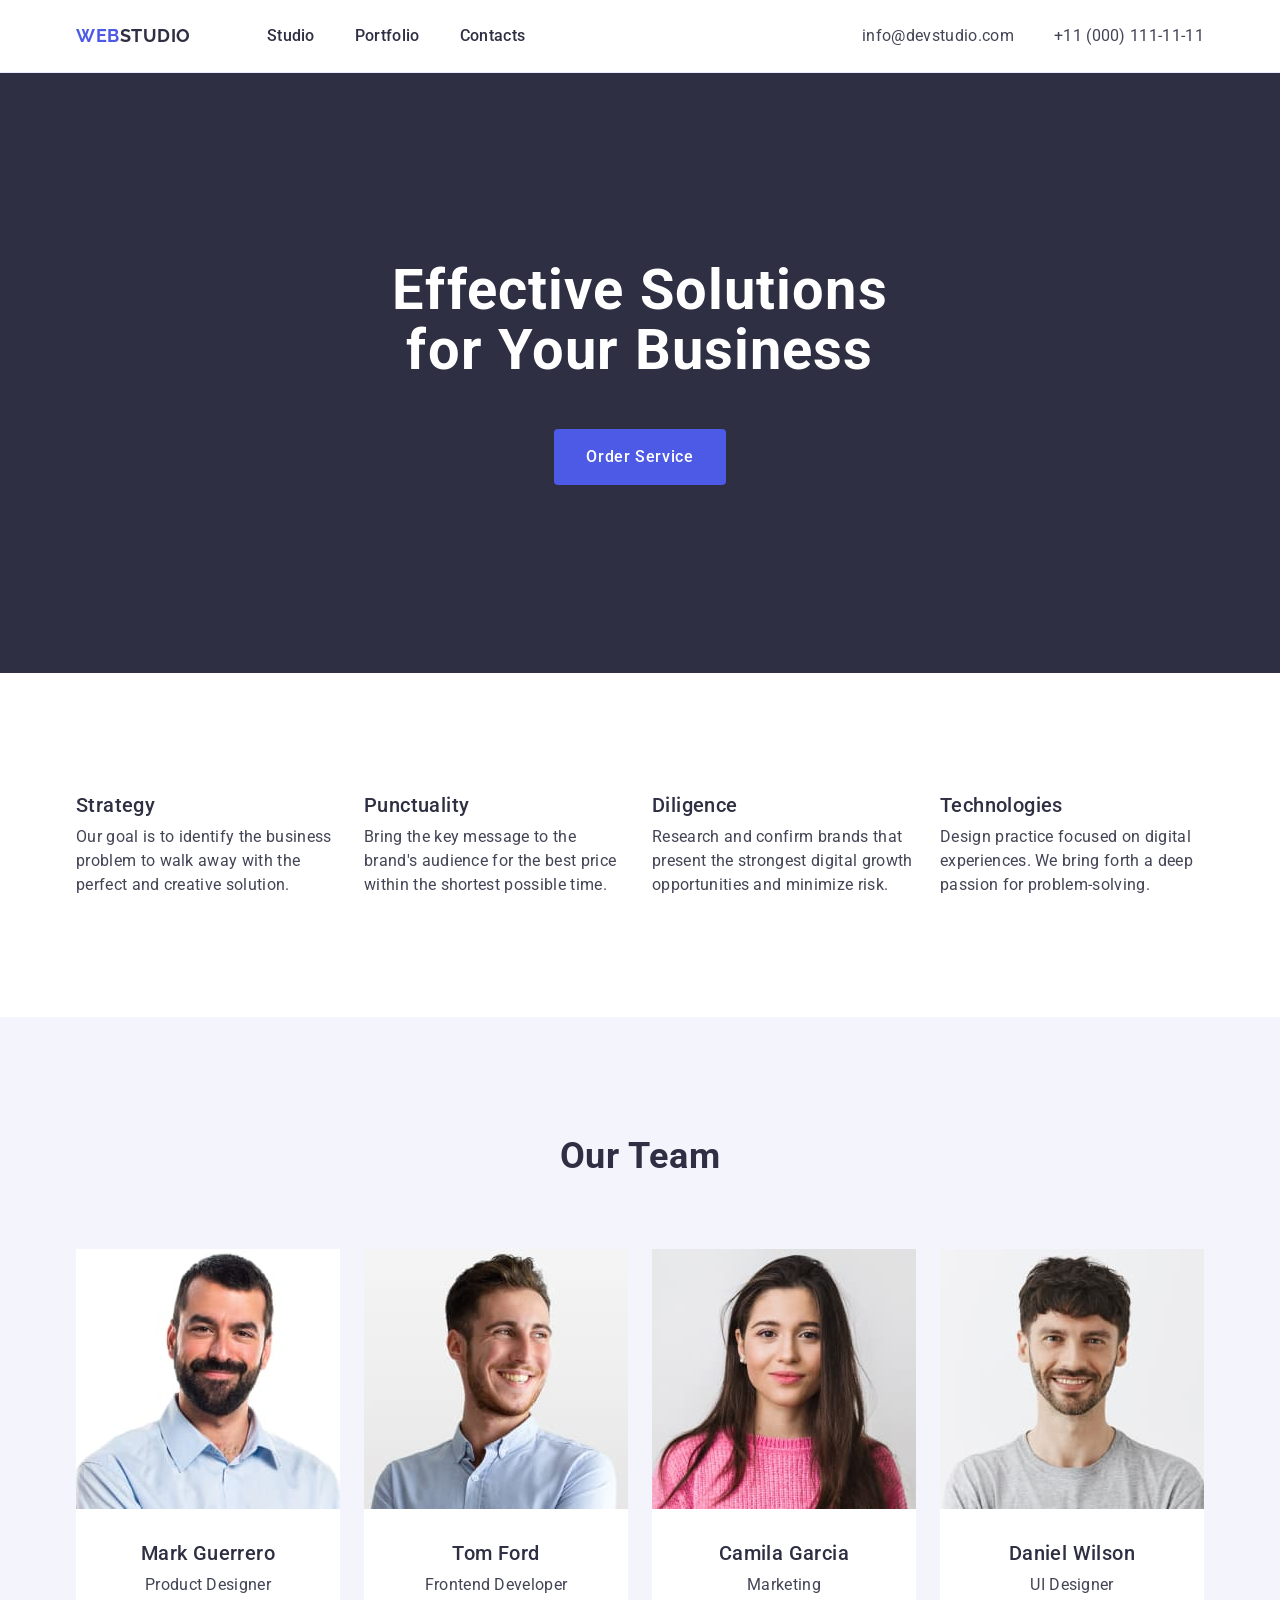
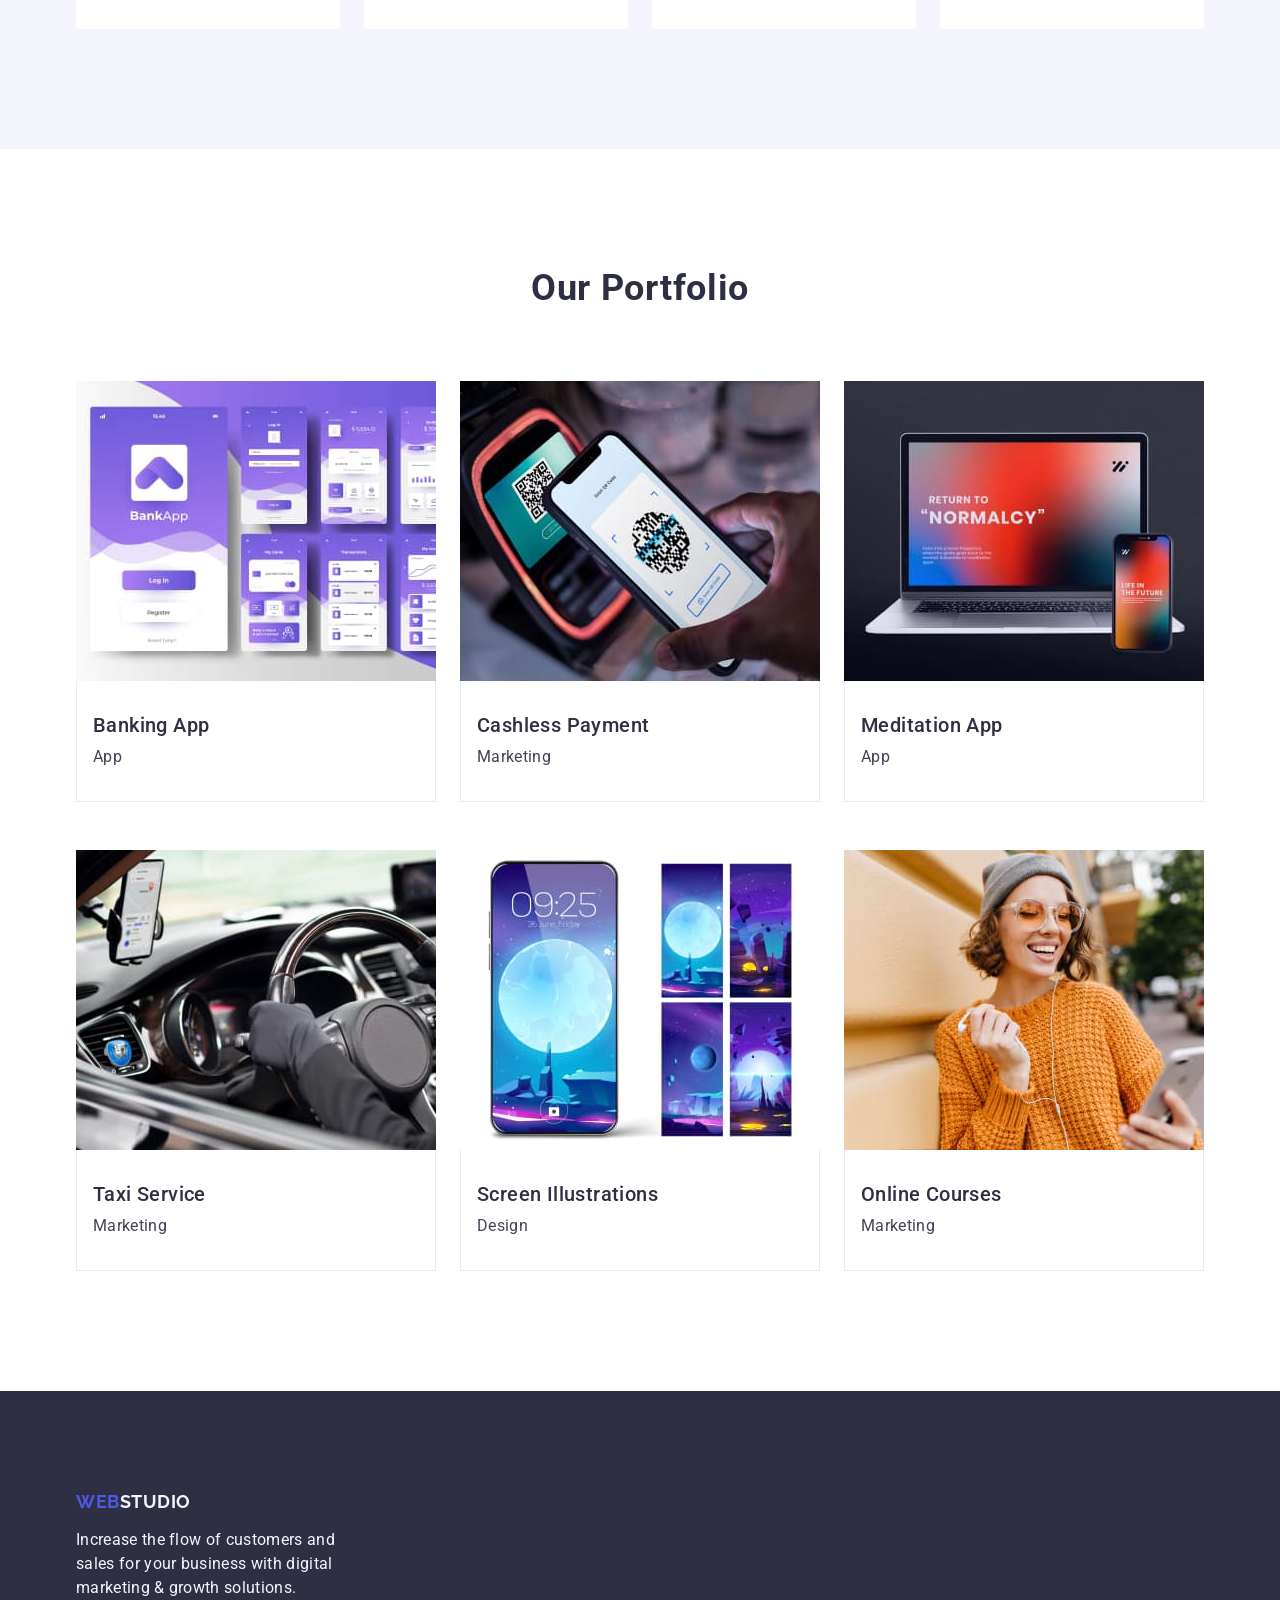
<file: index.html>
<!DOCTYPE html>
<html lang="en">
<head>
  <meta charset="UTF-8">
  <meta name="viewport" content="width=device-width, initial-scale=1.0">
  <title>Web Studio</title>
  <link rel="preconnect" href="https://fonts.googleapis.com">
  <link rel="preconnect" href="https://fonts.gstatic.com" crossorigin>
  <link href="https://fonts.googleapis.com/css2?family=Raleway:wght@700&family=Roboto:wght@400;500;700&display=swap" rel="stylesheet">
  <link rel="stylesheet" href="https://cdnjs.cloudflare.com/ajax/libs/modern-normalize/2.0.0/modern-normalize.min.css">

  <link rel="stylesheet" href="./css/styles.css">
</head>
<body>

  <!-- Початок секції header -->
  <header class="header">
    <div class="container header-container">
      <nav class="header-nav">
      <a class="header-logo" href="./index.html">Web<span class="header-logo-studio">Studio</span></a>
        <ul class="header-list">
          <li class="header-item"><a class="header-link" href="./index.html">Studio</a></li>
          <li class="header-item"><a class="header-link" href="">Portfolio</a></li>
          <li class="header-item"><a class="header-link" href="">Contacts</a></li>
        </ul>
      </nav>
      <address class="header-address">
        <ul class="header-address-list">
          <li class="header-address-item"><a class="header-address-link" href="mailto:info@devstudio.com">info@devstudio.com</a></li>
          <li class="header-address-item"><a class="header-address-link" href="tel:+110001111111">+11 (000) 111-11-11</a></li>
        </ul>
      </address>
    </div>
  </header>

  <!-- main -->
  <main>
    <!-- Початок секції hero -->
    <section class="hero">
     <div class="container">
        <h1 class="hero-title">Effective Solutions
          for Your Business</h1>
        <button class="hero-btn" type="button">Order Service</button>
     </div>
    </section>

    <!-- Початок секції Advantages -->
    <section class="advantages">
<div class="container">
        <h2 class="advantages-title visually-hidden">Advantages</h2>
        <Ul class="advantages-list">
          <li class="advantages-item">
            <h3 class="advantages-subtitle">Strategy</h3>
            <p class="advantages-text">Our goal is to identify the business problem to walk away with the perfect and creative solution. </p>
          </li>
          <li class="advantages-item">
            <h3 class="advantages-subtitle">Punctuality</h3>
            <p class="advantages-text">Bring the key message to the brand's audience for the best price within the shortest possible time.</p>
          </li>
          <li class="advantages-item">
            <h3 class="advantages-subtitle">Diligence</h3>
            <p class="advantages-text">Research and confirm brands that present the strongest digital growth opportunities and minimize risk.</p>
          </li>
          <li class="advantages-item">
            <h3 class="advantages-subtitle">Technologies</h3>
            <p class="advantages-text">Design practice focused on digital experiences. We bring forth a deep passion for problem-solving.</p>
          </li>
        </Ul>
</div>
    </section>

    <!-- Початок секції Team -->
    <section class="team">
<div class="container">
        <h2 class="team-title">Our Team</h2>
        <ul class="team-list">
          <li class="team-item">
            <img class="team-img" src="./images/img1.jpg" alt="Mark Guerrero photo" width="264" height="260">
            <div class="about-member">
              <h3 class="team-subtitle">Mark Guerrero</h3>
              <p class="team-text">Product Designer</p>
            </div>
          </li>
          <li class="team-item">
            <img class="team-img" src="./images/img2.jpg" alt="Tom Ford photo" width="264" height="260">
            <div class="about-member">
              <h3 class="team-subtitle">Tom Ford</h3>
              <p class="team-text">Frontend Developer</p>
            </div>
          </li>
          <li class="team-item">
            <img class="team-img" src="./images/img3.jpg" alt="Camila Garcia photo" width="264" height="260">
            <div class="about-member">
              <h3 class="team-subtitle">Camila Garcia</h3>
              <p class="team-text">Marketing</p>
            </div>
          </li>
          <li class="team-item">
            <img class="team-img" src="./images/img4.jpg" alt="Daniel Wilson photo" width="264" height="260">
            <div class="about-member">
              <h3 class="team-subtitle">Daniel Wilson</h3>
              <p class="team-text">UI Designer</p>
            </div>
          </li>
        </ul>
</div>
    </section>

    <!-- Початок секції Портфоліо -->
     <Section class="portfolio">
<div class="container">
        <h2 class="portfolio-title">Our Portfolio</h2>
        <ul class="portfolio-list">
          <li class="portfolio-item">
            <img class="Portfolio-img" src="./images/card1.jpg" alt="Banking App" width="360" height="300">
            <div class="about-app">
              <h3 class="portfolio-subtitle">Banking App</h3>
              <p class="portfolio-text">App</p>
            </div>
          </li>
          <li class="portfolio-item">
            <img class="Portfolio-img" src="./images/card2.jpg" alt="Terminal and smartphone" width="360" height="300">
            <div class="about-app">
              <h3 class="portfolio-subtitle">Cashless Payment</h3>
              <p class="portfolio-text">Marketing</p>
            </div>
          </li>
          <li class="portfolio-item">
            <img class="Portfolio-img" src="./images/card3.jpg" alt="macbook" width="360" height="300">
            <div class="about-app">
              <h3 class="portfolio-subtitle">Meditation App</h3>
              <p class="portfolio-text">App</p>
            </div>
          </li>
          <li class="portfolio-item">
            <img class="Portfolio-img" src="./images/card4.jpg" alt="Taxi" width="360" height="300">
            <div class="about-app">
              <h3 class="portfolio-subtitle">Taxi Service</h3>
              <p class="portfolio-text">Marketing</p>
            </div>
          </li>
          <li class="portfolio-item">
            <img class="Portfolio-img" src="./images/card5.jpg" alt="Screen Illustrations" width="360" height="300">
            <div class="about-app">
              <h3 class="portfolio-subtitle">Screen Illustrations</h3>
              <p class="portfolio-text">Design</p>
            </div>
          </li>
          <li class="portfolio-item">
            <img class="Portfolio-img" src="./images/card6.jpg" alt="Girl with iphone" width="360" height="300">
            <div class="about-app">
              <h3 class="portfolio-subtitle">Online Courses</h3>
              <p class="portfolio-text">Marketing</p>
            </div>
          </li>
        </ul>
</div>
     </Section>
  </main>
  <footer class="footer">
<div class="container ">
      <a class="footer-link" href="./index.html">Web<span class="footer-logo-studio">Studio</span></a>
      <p class="footer-text">
        Increase the flow of customers and sales for your business with digital marketing & growth solutions.
      </p>
</div>
  </footer>
</body>
</html>
</file>
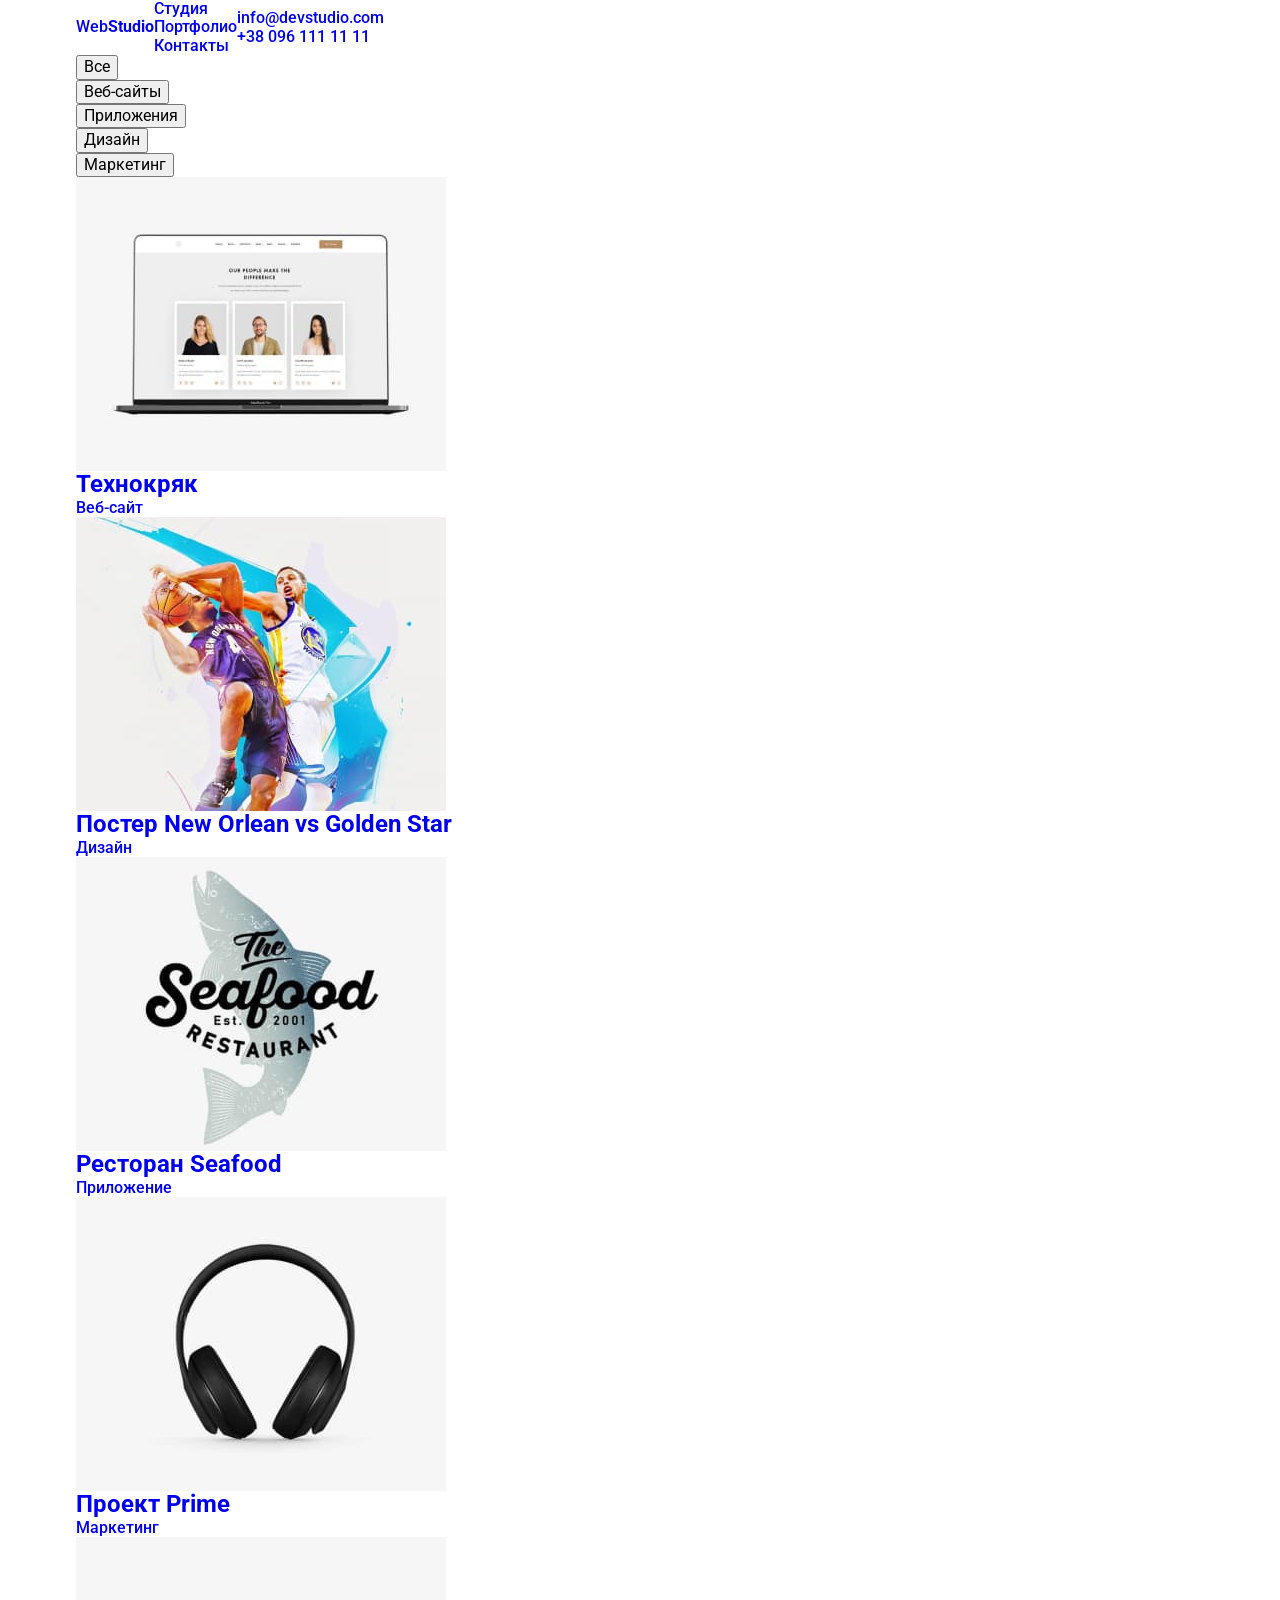
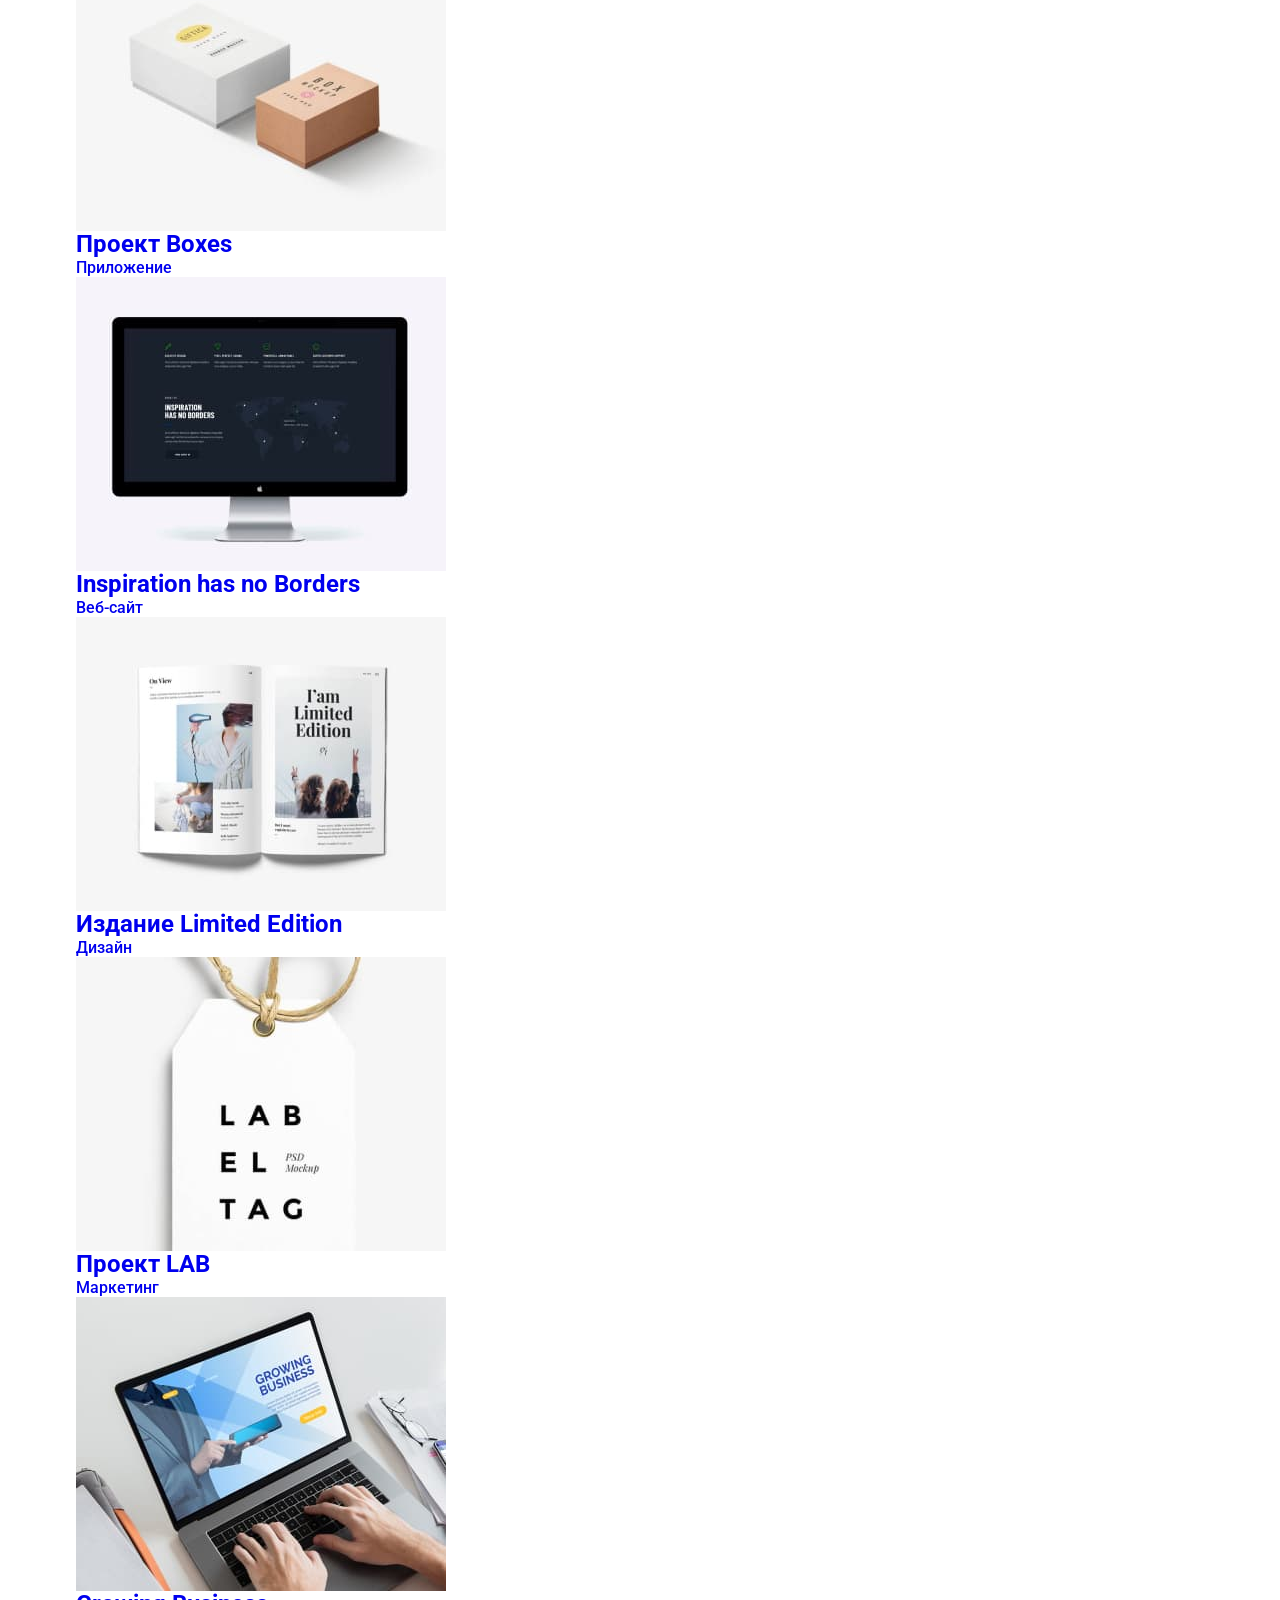
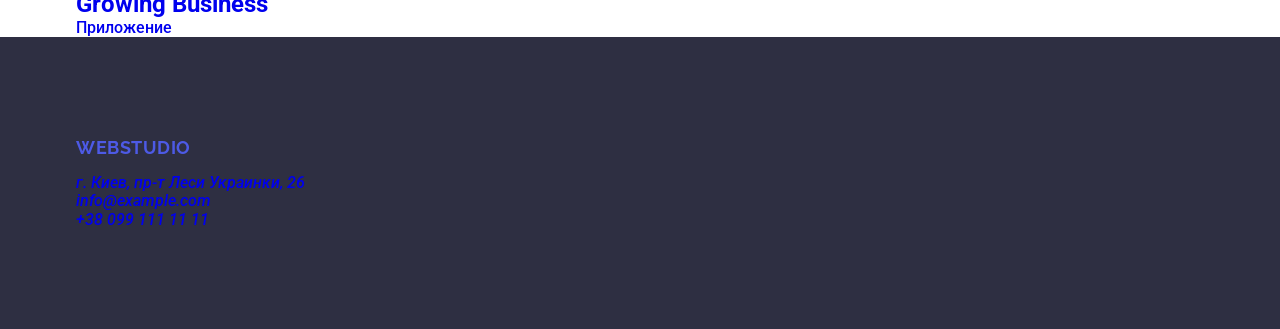
<file: portfolio.html>
<!DOCTYPE html>
<html lang="ru">
<head>
    <meta charset="UTF-8">
    <meta http-equiv="X-UA-Compatible" content="IE=edge">
    <meta name="viewport" content="width=device-width, initial-scale=1.0">
    <title>WebStudio-Portfolio</title>
    <!--Google fonts-->
    <link rel="preconnect" href="https://fonts.googleapis.com">
    <link rel="preconnect" href="https://fonts.gstatic.com" crossorigin>
    <link href="https://fonts.googleapis.com/css2?family=Raleway:wght@700&family=Roboto:wght@400;500;700;900&display=swap"
        rel="stylesheet">
    <!--Подключение modern-normalize-->
    <link rel="stylesheet" href="https://cdnjs.cloudflare.com/ajax/libs/modern-normalize/1.0.0/modern-normalize.min.css">
    <!--Подключение таблицы стилей-->
    <link rel="stylesheet" href="./css/styles.css">
</head>

<body>
    <!--Хедер-->
    <header class="portfolio-header">
        <div class="container header-container">
            <a class="heder-link link" href="./index.html" lang="en"> <span class="web-primary">Web</span><b class="studio-primary">Studio</b></a>
        
            <nav class="heder-navigation">
                <ul class="navigstion-list list">
                    <li class="navigation-item"><a class="navigation-link link target" href="./index.html">Студия</a></li>
                    <li class="navigation-item"><a class="navigation-link link target current" href="./portfolio.html">Портфолио</a></li>
                    <li class="navigation-item"><a class="navigation-link link target" href="#">Контакты</a></li>
                </ul>
            </nav>
        
            <ul class="heder-contact list">
                <li class="conact-item"><a class="link-mail link target"  href="mailto:info@devstudio.com" lang="en">info@devstudio.com</a></li>
                <li class="conact-item"><a class="link-tel link target" href="tel:+380961111111">+38 096 111 11 11</a></li>
            </ul>
        </div>
    </header>

<!--Портфолио-->
    <main>
        <!--Проекты-->
        <section class="projects section">

            <div class="container">
                <h1 class="visually-hidden" aria-hidden="true" tabindex="-1">Наши проекты</h1>
                <ul class="projects-filter list">
                    <li class="filtre-item"><button class="filtre-btn btn target" type="button">Все</button></li>
                    <li class="filtre-item"><button class="filtre-btn btn target" type="button">Веб-сайты</button></li>
                    <li class="filtre-item"><button class="filtre-btn btn target" type="button">Приложения</button></li>
                    <li class="filtre-item"><button class="filtre-btn btn target" type="button">Дизайн</button></li>
                    <li class="filtre-item"><button class="filtre-btn btn target" type="button">Маркетинг</button></li>
                </ul>

                <ul class="projects-list list">
                    <li class="projects-item">
                        <a class="projects-link link" href="#">
                            <img class="projects-picture" src="./images/imgp1.jpg" alt="Веб-сайт Технокряк" width="370" height="294">
                            <div class="project-retreat">
                                <h2 class="projects-headline">Технокряк</h2>
                                <p class="projects-view">Веб-сайт</p>
                            </div>
                        </a>
                    
                    </li>
                    <li class="projects-item">
                        <a class="projects-link link" href="#">
                            <img class="projects-picture" src="./images/imgp2.jpg" alt="Постер Новый Орлеан против Золотой звезды" width="370" height="294">
                            <div class="project-retreat">
                                <h2 class="projects-headline">Постер New Orlean vs Golden Star</h2>
                                <p class="projects-view">Дизайн</p>
                            </div>
                        </a>
                    
                    </li>
                    <li class="projects-item">
                        <a class="projects-link link" href="#">
                            <img class="projects-picture" src="./images/imgp3.jpg" alt="Ресторан Seafood" width="370" height="294">
                            <div class="project-retreat">
                                <h2 class="projects-headline">Ресторан Seafood</h2>
                                <p class="projects-view">Приложение</p>
                            </div>
                        </a>
                    
                    </li>
                    <li class="projects-item">
                        <a class="projects-link link" href="#">
                            <img class="projects-picture" src="./images/imgp4.jpg" alt="Проект Prime" width="370" height="294">
                            <div class="project-retreat">
                                <h2 class="projects-headline">Проект Prime</h2>
                                <p class="projects-view">Маркетинг</p>
                            </div>
                        </a>
                    
                    </li>
                    <li class="projects-item">
                        <a class="projects-link link" href="#">
                            <img class="projects-picture" src="./images/imgp5.jpg" alt="Проект Boxes" width="370" height="294">
                            <div class="project-retreat">
                                <h2 class="projects-headline">Проект Boxes</h2>
                                <p class="projects-view">Приложение</p>
                            </div>
                        </a>
                    
                    </li>
                    <li class="projects-item">
                        <a class="projects-link link" href="#">
                            <img class="projects-picture" src="./images/imgp6.jpg" alt="Веб сайт Inspirion has no Borders" width="370" height="294">
                            <div class="project-retreat">
                                <h2 class="projects-headline" lang="en">Inspiration has no Borders</h2>
                                <p class="projects-view">Веб-сайт</p>
                            </div>
                        </a>
                    
                    </li>
                    <li class="projects-item">
                        <a class="projects-link link" href="#">
                            <img class="projects-picture" src="./images/imgp7.jpg" alt="Издание Limited Edition" width="370" height="294">
                            <div class="project-retreat">
                                <h2 class="projects-headline">Издание Limited Edition</h2>
                                <p class="projects-view">Дизайн</p>
                            </div>
                        </a>
                    
                    </li>
                    <li class="projects-item">
                        <a class="projects-link link" href="#">
                            <img class="projects-picture" src="./images/imgp8.jpg" alt="Проект LAB" width="370" height="294">
                            <div class="project-retreat">
                                <h2 class="projects-headline">Проект LAB</h2>
                                <p class="projects-view">Маркетинг</p>
                            </div>
                        </a>
                    
                    </li>
                    <li class="projects-item">
                        <a class="projects-link link" href="#"> 
                            <img class="projects-picture" src="./images/imgp9.jpg" alt="Приложение Growing Business" width="370" height="294">
                            <div class="project-retreat">
                                <h2 class="projects-headline" lang="en">Growing Business</h2>
                                <p class="projects-view">Приложение</p>
                            </div>
                        </a>
                    </li>
                </ul>
            </div>
        </section>
    </main>

<!--Футер-->
 <footer class="footer">

        <div class="container footer-size">
            <a class="footer-link link" href="./index.html" lang="en"> <span class="web-secondary">Web</span><span class="studio-secondary">Studio</span></a>          
            <address class="footer-contact">
                <ul class="footer-list list">
                    <li class="footer-item"><a class="footer-location link target" href="https://www.google.com/maps/place/%D0%B1%D1%83%D0%BB.+%D0%9B%D0%B5%D1%81%D0%B8+%D0%A3%D0%BA%D1%80%D0%B0%D0%B8%D0%BD%D0%BA%D0%B8,+26,+%D0%9A%D0%B8%D0%B5%D0%B2,+02000/@50.4265807,30.5361971,17z/data=!3m1!4b1!4m5!3m4!1s0x40d4cf0e033ecbe9:0x57a4dffefec77da0!8m2!3d50.4265807!4d30.5383858" target="_blank" rel="noopener noreferrer">г. Киев, пр-т Леси Украинки, 26</a></li>
                    <li class="footer-item"><a class="footer-mail link target" href="mailto:info@example.com" lang="en">info@example.com</a></li>
                    <li class="footer-item"><a class="footer-tel link target" href="tel:+380991111111">+38 099 111 11 11</a></li>
                </ul>
            </address>
        </div>
 </footer>
    
</body>
</html>
</file>
<file: css/styles.css>
body {
  font-family: 'Roboto', sans-serif;
  /* font-size: ; */
  font-weight: 500 ;
  font-style: normal;
  color: #434455;
  background-color: #FFFFFF;
}
a {
  text-decoration: none;
}
p, h1, h2, h3, h4, h5, h6 {
  margin-top:  0;
  margin-bottom: 0;
}
ul{
  padding-left: 0;
  margin-top: 0;
  margin-bottom: 0;
  list-style-type: none;
}
/* button {
  cursor: pointer;
} */
/* address { 
  font-style: normal;
 } */

img {
  display: block;
}
.container { 
  /* width: calc(1128px + 15px + 15px); */
  max-width: 1158px;
  padding-left: 15px;
  padding-right: 15px; 
  margin-left: auto;
  margin-right: auto;
  /* margin: 0 auto; */
  }

.header {
  /* padding-top: 24px;
  padding-bottom: 24px; */
  border-bottom: 1px solid #e7e9fc;
}
.header-container {
  display: flex;
  align-items: center;
}

.header-nav {
 display: flex;
 align-items: center;
 /* padding-top: 24px;
 padding-bottom: 24px; */
}
.header-logo {
  font-family: "Raleway", sans-serif;
  font-weight: 700;
  font-size: 18px;
  line-height: 117%;
  letter-spacing: 0.03em;
  text-transform: uppercase;
  color: #4d5ae5 ;
  margin-right: 76px;
  /* padding: 24px 0; */
}
.header-logo-studio {
  color: #2E2F42;
}

.header-item {
  /* padding: 24px 0; */
}
.header-link {
  font-family: 'Roboto', sans-serif;
  font-weight: 500;
  font-size: 16px;
  line-height: 150%;
  letter-spacing: 0.02em;
  color: #2E2F42;
  padding: 24px 0;
  display: block;
}
.header-list {
  display: flex;
  gap: 40px;
  /* padding-top: 24px;
  padding-bottom: 24px; */
}
.header-link:hover, .header-link:focus {
  color: #404bbf
} 
.header-address {
  font-style: normal;
  margin-left: auto;
}
.header-address-list {
  display: flex;
  gap: 40px;
  /* padding: 24px 0; */
}
.header-address-link {
  font-family: 'Roboto', sans-serif;
  font-weight: 400;
  font-size: 16px;
  line-height: 150%;
  letter-spacing: 0.02em;
  color: #434455;
  display: block;
  padding-top: 24px;
  padding-bottom: 24px;
}
.header-address-link:hover, .header-address-link:focus {
  color: #404bbf;
}

.hero {
  background-color: #2E2F42;
  padding-top: 188px;
  padding-bottom: 188px;
  /* padding: 188px 472px; */

}
.hero-title {
  max-width: 496px;
  margin: 0 auto;
  font-size: 56px;
  line-height: 107%;
  letter-spacing: 0.02em;
  text-align: center;
  color: white;
  margin-bottom: 48px;
}
.hero-btn {
  display: block;
  margin: 0 auto;
  padding: 16px 32px;
  border-radius: 4px;
  font-family: 'Roboto', sans-serif;
  font-weight: 500;
  font-size: 16px;
  line-height: 150%;
  letter-spacing: 0.04em;
  background-color:#4D5AE5;
  color: white;
  cursor: pointer;
  min-width: 169px;
  height: 56px;
  border:none;

}
.hero-btn:hover, .hero-btn:focus {
  background-color:#404BBF;
}
.advantages {
  padding-top: 120px;
  padding-bottom: 120px;
}
.visually-hidden {
  position: absolute;
  width: 1px;
  height: 1px;
  margin: -1px;
  border: 0;
  padding: 0;
  white-space: nowrap;
  clip-path: inset(100%);
  clip: rect(0 0 0 0);
  overflow: hidden;
}
.advantages-list {
  display: flex;
  gap: 24px;
}
.advantages-item {
  width: calc((100% - 3 * 24px ) / 4);
}
.advantages-subtitle {
  /* font-family: var(--font-family); */
  margin-bottom: 8px;
  font-weight: 500;
  font-size: 20px;
  line-height: 120%;
  letter-spacing: 0.02em;
  color: #2E2F42;
}
.advantages-text {
  /* font-family: var(--font-family); */
  font-weight: 400;
  font-size: 16px;
  line-height: 150%;
  letter-spacing: 0.02em;
  color: #434455;
}

.team {
  background-color: #F4F4FD;
  padding-top: 120px;
  padding-bottom: 120px;
}
.team-title {
  /* font-family: var(--font-family);
  font-weight: 700; */
  font-size: 36px;
  line-height: 111%;
  letter-spacing: 0.02em;
  text-align: center;
  text-transform: capitalize;
  color: #2E2F42;
  margin-bottom: 72px;
  
}
.team-list {
  display: flex;
  gap: 24px;
}
.team-item {
  background-color: #FFFFFF;
  width: calc((100% - 3 * 24px) / 4);
  border-radius: 0 0 4px 4px;
}
.about-member {
  padding: 32px 0;
  text-align: center;
}
.team-subtitle {
  /* font-family: var(--font-family); */
  font-weight: 500;
  font-size: 20px;
  line-height: 120%;
  letter-spacing: 0.02em;
  /* text-align: center; */
  color: #2E2F42;
  margin-bottom: 8px;
}
.team-text {
  /* font-family: var(--font-family); */
  font-weight: 400;
  font-size: 16px;
  line-height: 150%;
  letter-spacing: 0.02em;
  /* text-align: center; */
  color: #434455;
}
.portfolio {
  padding-top: 120px;
  padding-bottom: 120px;
}
.portfolio-title {
  margin-bottom: 72px;
  /* font-family: var(--font-family);
  font-weight: 700; */
  text-transform: capitalize;
  font-size: 36px;
  line-height: 111%;
  letter-spacing: 0.02em;
  text-align: center;
  color: #2E2F42;
}
.portfolio-list {
  display: flex;
  row-gap: 48px;
  column-gap: 24px;
  flex-wrap: wrap;
}
.portfolio-item {
  width: calc((100% - 2 * 24px ) / 3);
}
.portfolio-subtitle {
  margin-bottom: 8px;
  /* font-family: var(--font-family); */
  font-weight: 500;
  font-size: 20px;
  line-height: 120%;
  letter-spacing: 0.02em;
  color: #2E2F42;
}
.portfolio-text {
  /* font-family: var(--font-family); */
  font-weight: 400;
  font-size: 16px;
  line-height: 150%;
  letter-spacing: 0.02em;
  color: #434455;
}
.about-app {
  padding: 32px 16px;
  border: 1px solid #e7e9fc;
  border-top: none;
}
.footer {
  background-color: #2E2F42;
  padding-top: 100px;
  padding-bottom: 100px;
}
.footer-link {
  display: inline-block;
  margin-bottom: 16px;
  font-family: "Raleway", sans-serif;
  font-weight: 700;
  font-size: 18px;
  line-height: 117%;
  letter-spacing: 0.03em;
  text-transform: uppercase;
  color: #4d5ae5;
}
.footer-logo-studio {
  color: #F4F4FD;
}

.footer-text {
  /* font-family: var(--font-family); */;
  font-weight: 400;
  font-size: 16px;
  line-height: 150%;
  letter-spacing: 0.02em;
  color: #F4F4FD;
  max-width: 264px;
}
</file>
